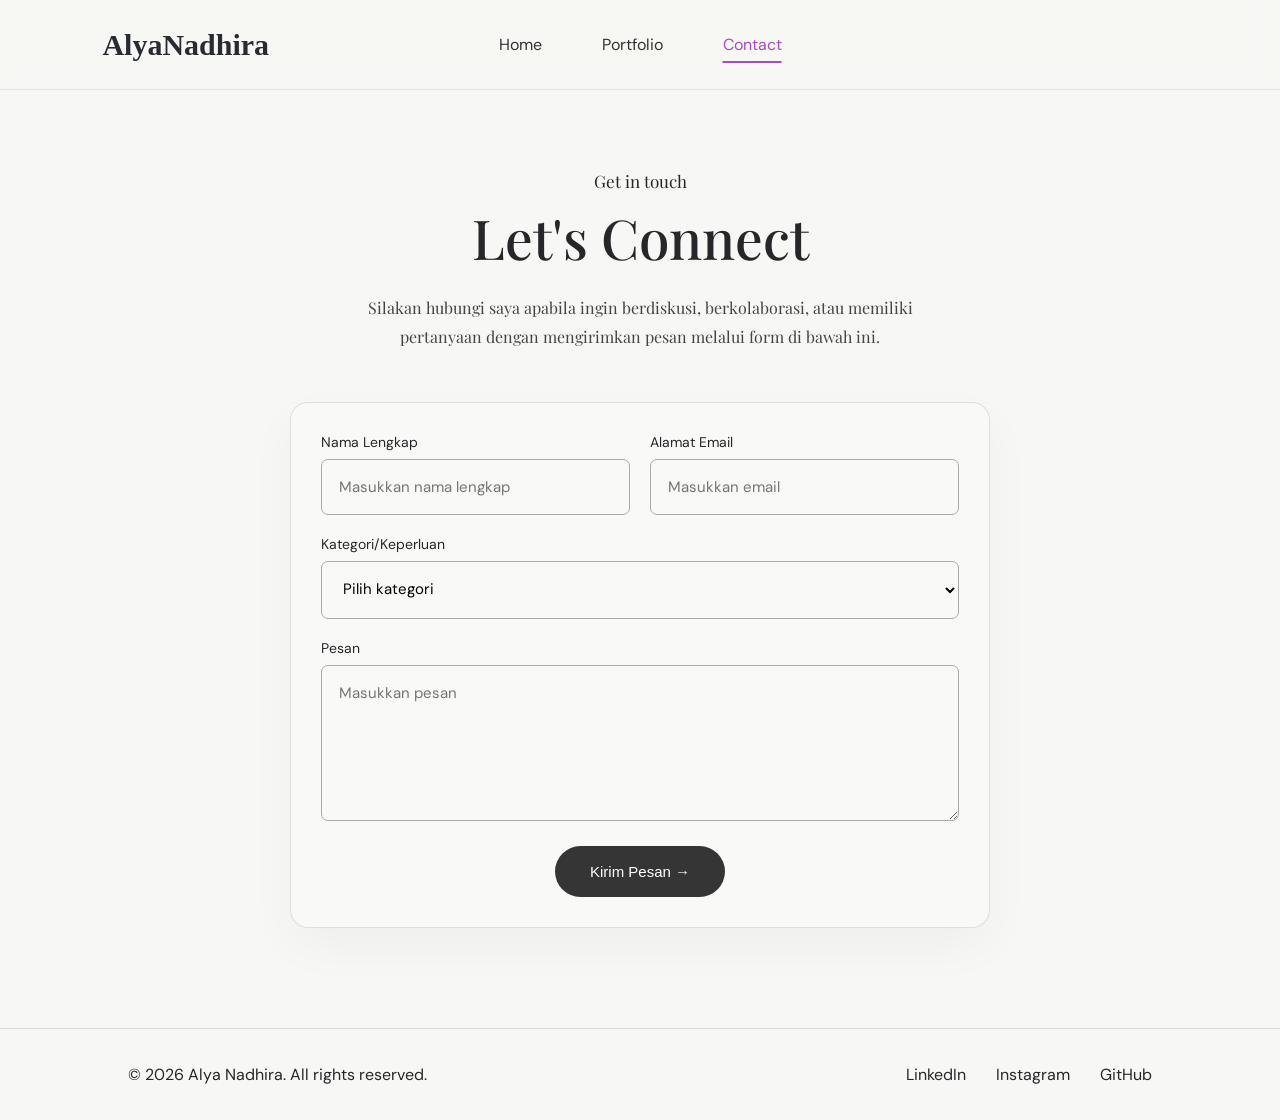
<file: Minggu 1/contact.html>
<!DOCTYPE html>
<html lang="id">
<head>
  <meta charset="UTF-8">
  <meta name="viewport" content="width=device-width, initial-scale=1.0">
  <title>Contact | Alya Nadhira</title>
  <link rel="stylesheet" href="style.css">
</head>
<body>
  <header>
    <nav class="navbar">
      <a href="index.html" class="logo">AlyaNadhira</a>
      <ul class="nav-links">
        <li><a href="index.html">Home</a></li>
        <li><a href="portfolio.html">Portfolio</a></li>
        <li><a class="active" href="contact.html">Contact</a></li>
      </ul>
    </nav>
  </header>

  <main>
    <section class="contact-section">
      <div class="contact-heading reveal">
        <p>Get in touch</p>
        <h1>Let's Connect</h1>
        <p>Silakan hubungi saya apabila ingin berdiskusi, berkolaborasi, atau memiliki pertanyaan dengan mengirimkan pesan melalui form di bawah ini.</p>
      </div>

      <form class="contact-form reveal delay-1">
        <div class="form-row">
          <div class="form-group"><label for="name">Nama Lengkap</label><input type="text" id="name" name="name" placeholder="Masukkan nama lengkap" required></div>
          <div class="form-group"><label for="email">Alamat Email</label><input type="email" id="email" name="email" placeholder="Masukkan email" required></div>
        </div>

        <div class="form-group">
          <label for="category">Kategori/Keperluan</label>
          <select id="category" name="category" required>
            <option value="">Pilih kategori</option>
            <option value="konsultasi">Konsultasi</option>
            <option value="kolaborasi">Kolaborasi Proyek</option>
            <option value="pertanyaan">Pertanyaan Umum</option>
          </select>
        </div>

        <div class="form-group"><label for="message">Pesan</label><textarea id="message" name="message" rows="6" placeholder="Masukkan pesan" required></textarea></div>
        <button type="submit" class="submit-button">Kirim Pesan →</button>
      </form>
    </section>
  </main>

  <footer class="big-footer">
    <div class="footer-bottom">
      <p>© 2026 Alya Nadhira. All rights reserved.</p>
      <div class="footer-links">
        <a href="https://www.linkedin.com/in/alyanadhira2/" target="_blank" rel="noopener">LinkedIn</a>
        <a href="https://www.instagram.com/dhira_alyaa" target="_blank" rel="noopener">Instagram</a>
        <a href="https://github.com/dhiraalya" target="_blank" rel="noopener">GitHub</a>
      </div>
    </div>
  </footer>
</body>
</html>
</file>
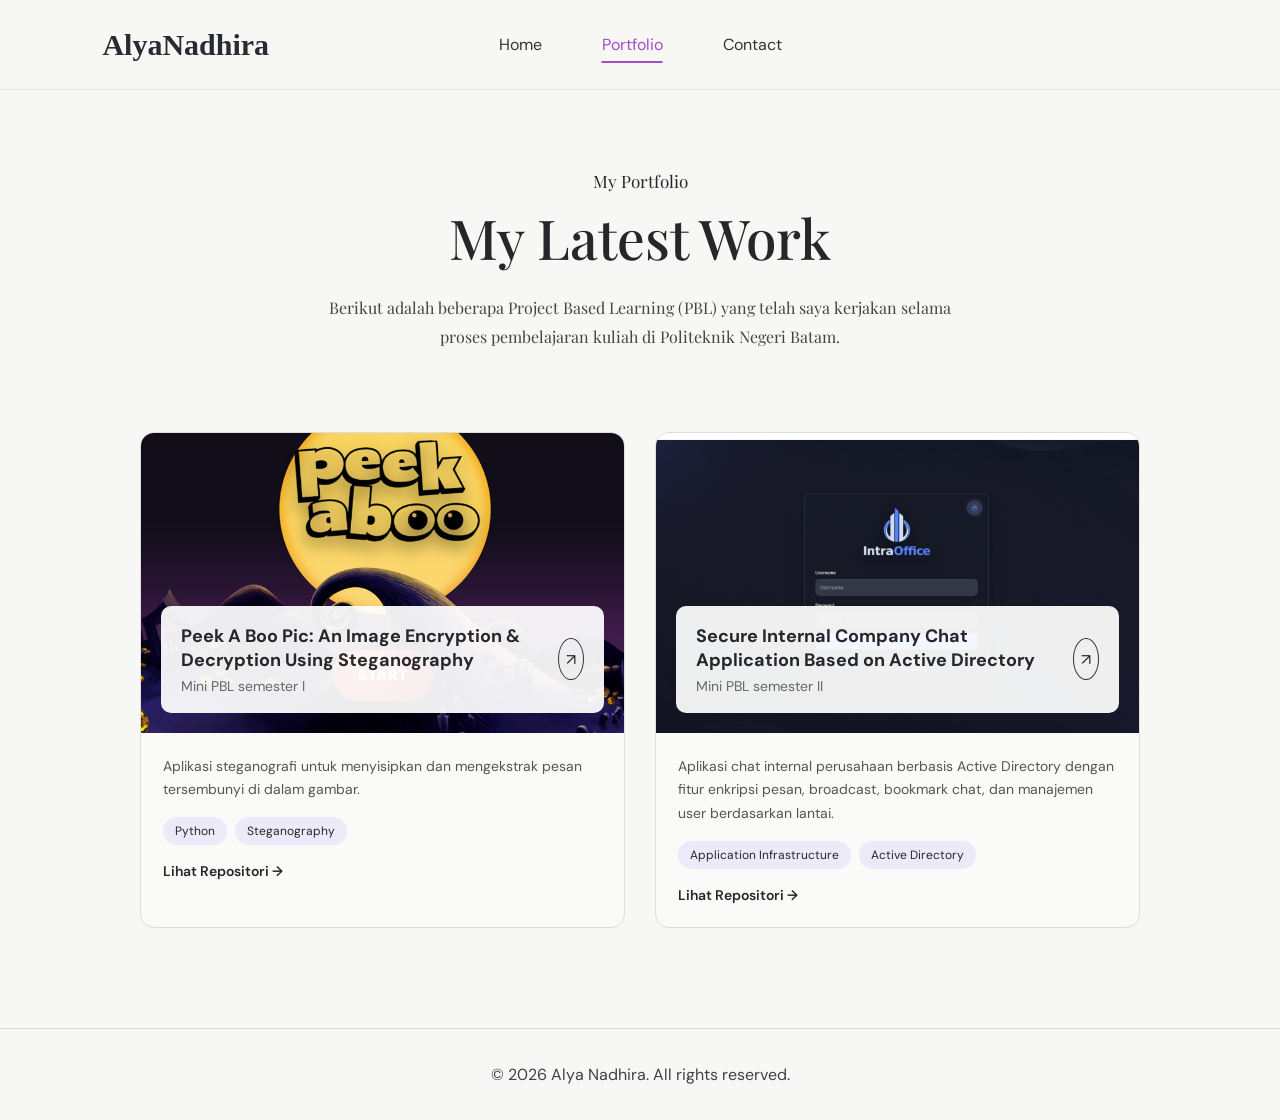
<file: Minggu 1/portfolio.html>
<!DOCTYPE html>
<html lang="id">
<head>
  <meta charset="UTF-8">
  <meta name="viewport" content="width=device-width, initial-scale=1.0">
  <title>Portfolio | Alya Nadhira</title>
  <link rel="stylesheet" href="style.css">
</head>
<body>
  <header>
    <nav class="navbar">
      <a href="index.html" class="logo">AlyaNadhira</a>
      <ul class="nav-links">
        <li><a href="index.html">Home</a></li>
        <li><a class="active" href="portfolio.html">Portfolio</a></li>
        <li><a href="contact.html">Contact</a></li>
      </ul>
    </nav>
  </header>

  <main>
    <section class="portfolio-header reveal">
      <p>My Portfolio</p>
      <h1>My Latest Work</h1>
      <p class="portfolio-description">Berikut adalah beberapa Project Based Learning (PBL) yang telah saya kerjakan selama proses pembelajaran kuliah di Politeknik Negeri Batam.</p>
    </section>

    <section class="portfolio-grid">
      <article class="portfolio-card reveal delay-1">
        <div class="project-image project-one">
          <div class="project-overlay">
            <div><h3>Peek A Boo Pic: An Image Encryption &amp; Decryption Using Steganography</h3><p>Mini PBL semester I</p></div>
            <a href="https://github.com/diyayoon/MINI-PBL-1" target="_blank" rel="noopener">↗</a>
          </div>
        </div>
        <div class="project-details">
          <p>Aplikasi steganografi untuk menyisipkan dan mengekstrak pesan tersembunyi di dalam gambar.</p>
          <div class="badges"><span>Python</span><span>Steganography</span></div>
          <a href="https://github.com/diyayoon/MINI-PBL-1" class="project-link" target="_blank" rel="noopener">Lihat Repositori →</a>
        </div>
      </article>

      <article class="portfolio-card reveal delay-2">
        <div class="project-image project-two">
          <div class="project-overlay">
            <div><h3>Secure Internal Company Chat Application Based on Active Directory</h3><p>Mini PBL semester II</p></div>
            <a href="https://github.com/mikorin01/IntraOffice/tree/master" target="_blank" rel="noopener">↗</a>
          </div>
        </div>
        <div class="project-details">
          <p>Aplikasi chat internal perusahaan berbasis Active Directory dengan fitur enkripsi pesan, broadcast, bookmark chat, dan manajemen user berdasarkan lantai.</p>
          <div class="badges"><span>Application Infrastructure</span><span>Active Directory</span></div>
          <a href="https://github.com/mikorin01/IntraOffice/tree/master" class="project-link" target="_blank" rel="noopener">Lihat Repositori →</a>
        </div>
      </article>
    </section>
  </main>

  <footer class="simple-footer"><p>© 2026 Alya Nadhira. All rights reserved.</p></footer>
</body>
</html>
</file>
<file: Minggu 1/style.css>
@import url('https://fonts.googleapis.com/css2?family=DM+Sans:wght@400;500;600;700&family=Playfair+Display:wght@400;500;600&display=swap');

:root { --text:#27272a;--bg:#f7f7f5;--purple:#a64ac9;--border:#d8d8d8;--dark:#353535; }
* { margin:0;padding:0;box-sizing:border-box; }
html { scroll-behavior:smooth; }
body { position:relative;font-family:'DM Sans',sans-serif;color:var(--text);background:var(--bg);overflow-x:hidden; }
h1,h2 { font-family:'Playfair Display',serif;font-weight:500; }
a { color:inherit;text-decoration:none; }
.navbar { position:relative;display:flex;align-items:center;width:100%;height:90px;padding:0 8%;border-bottom:1px solid #e2e2e2;background:rgba(247,247,245,.82);backdrop-filter:blur(12px); }
.logo { position:absolute;left:8%;font-family:Georgia,serif;font-size:30px;font-weight:700;color:#292b32;transition:.3s; }
.logo:hover { color:var(--purple);transform:translateY(-2px); }
.nav-links { display:flex;gap:60px;margin:0 auto;list-style:none; }
.nav-links a { position:relative;padding:8px 0;color:#333;transition:color .3s; }
.nav-links a:hover,.nav-links a.active { color:var(--purple); }
.nav-links a::after { content:"";position:absolute;left:50%;bottom:0;width:0;height:2px;background:var(--purple);transform:translateX(-50%);transition:width .3s; }
.nav-links a:hover::after,.nav-links a.active::after { width:100%; }
.hero { position:relative;display:flex;align-items:center;justify-content:center;min-height:680px;padding:80px 20px;overflow:hidden; }
.soft-glow { position:absolute;width:500px;height:300px;border-radius:50%;filter:blur(100px);opacity:.35;pointer-events:none; }
.glow-one { top:-100px;left:10%;background:#ffd35a; }
.glow-two { right:15%;bottom:-150px;background:#bcb5ff; }
.hero-content { position:relative;z-index:1;max-width:850px;text-align:center; }
.profile-circle { width:125px;height:125px;margin:0 auto 20px;overflow:hidden;border-radius:50%;background:#ddd;box-shadow:0 18px 40px rgba(0,0,0,.12);animation:profileFloat 4.5s ease-in-out infinite; }
.profile-circle img { width:100%;height:100%;object-fit:cover; }
.hero h1 { margin-bottom:25px;font-size:clamp(50px,7vw,78px);line-height:1.08;letter-spacing:-2px; }
.hero-description,.about-description,.portfolio-description,.contact-heading>p:last-child { font-family:'Playfair Display',serif;line-height:1.8;color:#444; }
.hero-description { max-width:650px;margin:auto;font-size:17px; }
.hero-buttons { display:flex;justify-content:center;gap:15px;margin-top:35px; }
.primary-btn,.secondary-btn { padding:17px 32px;border-radius:50px;transition:.3s; }
.primary-btn { color:white;background:linear-gradient(90deg,#a91bd6,#ed7d19); }
.secondary-btn { border:1px solid #777; }
.primary-btn:hover { transform:translateY(-3px);box-shadow:0 12px 28px rgba(166,74,201,.28); }
.secondary-btn:hover { color:white;background:#292929; }
.about-section { padding:80px 8% 100px;overflow:hidden; }
.section-heading { margin-bottom:70px;text-align:center; }
.section-heading>p,.portfolio-header>p:first-child,.contact-heading>p:first-child { margin-bottom:8px;font-family:'Playfair Display',serif;font-size:17px; }
.section-heading h2,.portfolio-header h1,.contact-heading h1 { font-size:55px; }
.about-container { display:grid;grid-template-columns:380px 1fr;gap:80px;align-items:center;max-width:1250px;margin:auto; }
.about-image { position:relative;height:450px;border-radius:25px; }
.about-image>img { width:100%;height:100%;border-radius:25px;object-fit:cover; }
.about-image::before { content:"";position:absolute;top:-18px;left:-18px;z-index:-1;width:90px;height:90px;border:1px solid rgba(166,74,201,.28);border-radius:50%; }
.image-badge { position:absolute;right:-40px;bottom:-50px;display:flex;align-items:center;justify-content:center;width:150px;height:150px;border-radius:50%;background:#f4f1ec;text-align:center;font-family:'Playfair Display',serif;font-size:13px;line-height:1.7;box-shadow:0 10px 30px rgba(0,0,0,.08);animation:badgePulse 4s ease-in-out infinite; }
.about-description { max-width:750px;margin-bottom:40px;font-size:17px;line-height:2; }
.info-cards { display:grid;grid-template-columns:repeat(3,1fr);gap:20px; }
.info-card { position:relative;min-height:190px;padding:25px;overflow:hidden;border:1px solid #aaa;border-radius:12px;transition:.3s; }
.info-card:hover,.tool-box:hover { transform:translateY(-5px);box-shadow:0 15px 30px rgba(0,0,0,.08); }
.info-card::before { content:"";position:absolute;top:0;left:0;width:4px;height:0;background:linear-gradient(#a64ac9,#ed7d19);transition:height .35s; }
.info-card:hover::before { height:100%; }
.card-icon { margin-bottom:20px;color:#69717c;font-size:30px; }
.info-card h3 { margin-bottom:15px;font-size:16px; }
.info-card p { color:#555;font-size:14px;line-height:1.7; }
.tools-section { margin-top:35px; }
.tools-section h3 { margin-bottom:20px;font-size:20px;font-weight:500; }
.tools-container { display:flex;flex-wrap:wrap;gap:20px; }
.tool-box { display:flex;align-items:center;justify-content:center;width:80px;height:80px;border:1px solid rgba(100,100,100,.35);border-radius:12px;background:rgba(255,255,255,.45);transition:.3s; }
.tool-box i { font-size:38px; }
.tool-box:hover { border-color:var(--purple);transform:translateY(-7px)rotate(-2deg); }
.lightroom-icon { display:flex;align-items:center;justify-content:center;width:38px;height:38px;border-radius:5px;background:#001e36;color:#31a8ff;font:bold 20px Arial,sans-serif; }
.portfolio-header { padding:80px 20px 50px;text-align:center; }
.portfolio-header h1 { margin-bottom:20px; }
.portfolio-description { max-width:650px;margin:auto; }
.portfolio-grid { display:grid;grid-template-columns:repeat(2,1fr);gap:30px;max-width:1050px;margin:auto;padding:30px 25px 100px; }
.portfolio-card { overflow:hidden;border:1px solid #ddd;border-radius:14px;background:#fafaf8;transition:.35s; }
.portfolio-card:hover { border-color:rgba(166,74,201,.45);transform:translateY(-7px);box-shadow:0 20px 40px rgba(0,0,0,.08); }
.project-image { position:relative;height:300px;background-size:cover;background-position:center;transition:transform .5s; }
.portfolio-card:hover .project-image { transform:scale(1.03); }
.project-one { background-image:url('images/project1.png'); }
.project-two { background-image:url('images/project2.png'); }
.project-overlay { position:absolute;right:20px;bottom:20px;left:20px;display:flex;align-items:center;justify-content:space-between;padding:18px 20px;border-radius:10px;background:rgba(255,255,255,.93); }
.project-overlay h3 { margin-bottom:5px;font-size:18px; }
.project-overlay p { color:#666;font-size:14px; }
.project-overlay a { display:flex;align-items:center;justify-content:center;width:42px;height:42px;border:1px solid #333;border-radius:50%;transition:.3s; }
.project-overlay a:hover { color:white;background:#292929;transform:rotate(45deg); }
.project-details { padding:22px; }
.project-details>p { margin-bottom:15px;color:#555;font-size:14px;line-height:1.7; }
.badges { display:flex;flex-wrap:wrap;gap:8px;margin-bottom:15px; }
.badges span { padding:6px 12px;border-radius:20px;background:#ece9f8;font-size:12px; }
.project-link { font-size:14px;font-weight:600; }
.project-link:hover { color:var(--purple); }
.contact-section { min-height:650px;padding:80px 20px 100px; }
.contact-heading { margin-bottom:50px;text-align:center; }
.contact-heading h1 { margin-bottom:20px; }
.contact-heading>p:last-child { max-width:600px;margin:auto; }
.contact-form { max-width:700px;margin:auto;padding:30px;border:1px solid rgba(216,216,216,.8);border-radius:18px;background:rgba(255,255,255,.25);box-shadow:0 18px 50px rgba(0,0,0,.035); }
.form-row { display:grid;grid-template-columns:1fr 1fr;gap:20px; }
.form-group { margin-bottom:20px; }
.form-group label { display:block;margin-bottom:8px;font-size:14px; }
.form-group input,.form-group select,.form-group textarea { width:100%;padding:17px;border:1px solid #aaa;border-radius:7px;outline:none;background:transparent;font:inherit;font-size:15px;transition:.25s; }
.form-group input:focus,.form-group select:focus,.form-group textarea:focus { border-color:var(--purple);box-shadow:0 0 0 4px rgba(166,74,201,.10); }
.form-group textarea { resize:vertical; }
.submit-button { display:block;margin:10px auto 0;padding:17px 35px;border:none;border-radius:50px;color:white;background:var(--dark);font-size:15px;cursor:pointer;transition:.3s; }
.submit-button:hover { background:var(--purple);transform:translateY(-3px); }
.simple-footer,.big-footer { width:100%;border-top:1px solid var(--border); }
.simple-footer { display:flex;align-items:center;justify-content:center;padding:35px 20px;text-align:center; }
.simple-footer p { color:#3f4145;font-size:16px; }
.big-footer { padding:35px 10%; }
.footer-bottom { display:flex;align-items:center;justify-content:space-between; }
.footer-links { display:flex;gap:30px; }
.footer-links a { position:relative;transition:.3s; }
.footer-links a:hover { color:var(--purple); }
.footer-links a::after { content:"";position:absolute;bottom:-5px;left:0;width:0;height:2px;background:var(--purple);transition:width .25s; }
.footer-links a:hover::after { width:100%; }
@keyframes profileFloat {
  0%,100% { transform:translateY(0); }
  50% { transform:translateY(-10px); }
}
@keyframes badgePulse {
  0%,100% { transform:rotate(-4deg)scale(1); }
  50% { transform:rotate(4deg)scale(1.04); }
}
@media(max-width:1000px) {
  .about-container { grid-template-columns:1fr;max-width:700px; }
  .about-image { width:380px;margin:auto; }
}
@media(max-width:768px) {
  .navbar { height:auto;min-height:80px;padding:18px 20px; }
  .logo { position:static; }
  .nav-links { gap:25px;margin-left:auto; }
  .hero h1 { font-size:46px; }
  .section-heading h2,.portfolio-header h1,.contact-heading h1 { font-size:42px; }
  .info-cards,.portfolio-grid,.form-row { grid-template-columns:1fr; }
  .portfolio-grid { max-width:600px; }
  .footer-bottom { flex-direction:column;gap:20px;text-align:center; }
  .contact-form { padding:22px; }
}
@media(max-width:500px) {
  .navbar { flex-direction:column;gap:14px; }
  .nav-links { margin:0;gap:18px; }
  .nav-links a { font-size:14px; }
  .hero { min-height:600px; }
  .hero-buttons { flex-direction:column;align-items:center; }
  .about-image { width:100%; }
  .image-badge { right:-10px;bottom:-30px;width:120px;height:120px;font-size:11px; }
}
@media(prefers-reduced-motion:reduce) {
  *,*::before,*::after { animation-duration:.01ms !important;animation-iteration-count:1 !important;transition-duration:.01ms !important; }
}
</file>
